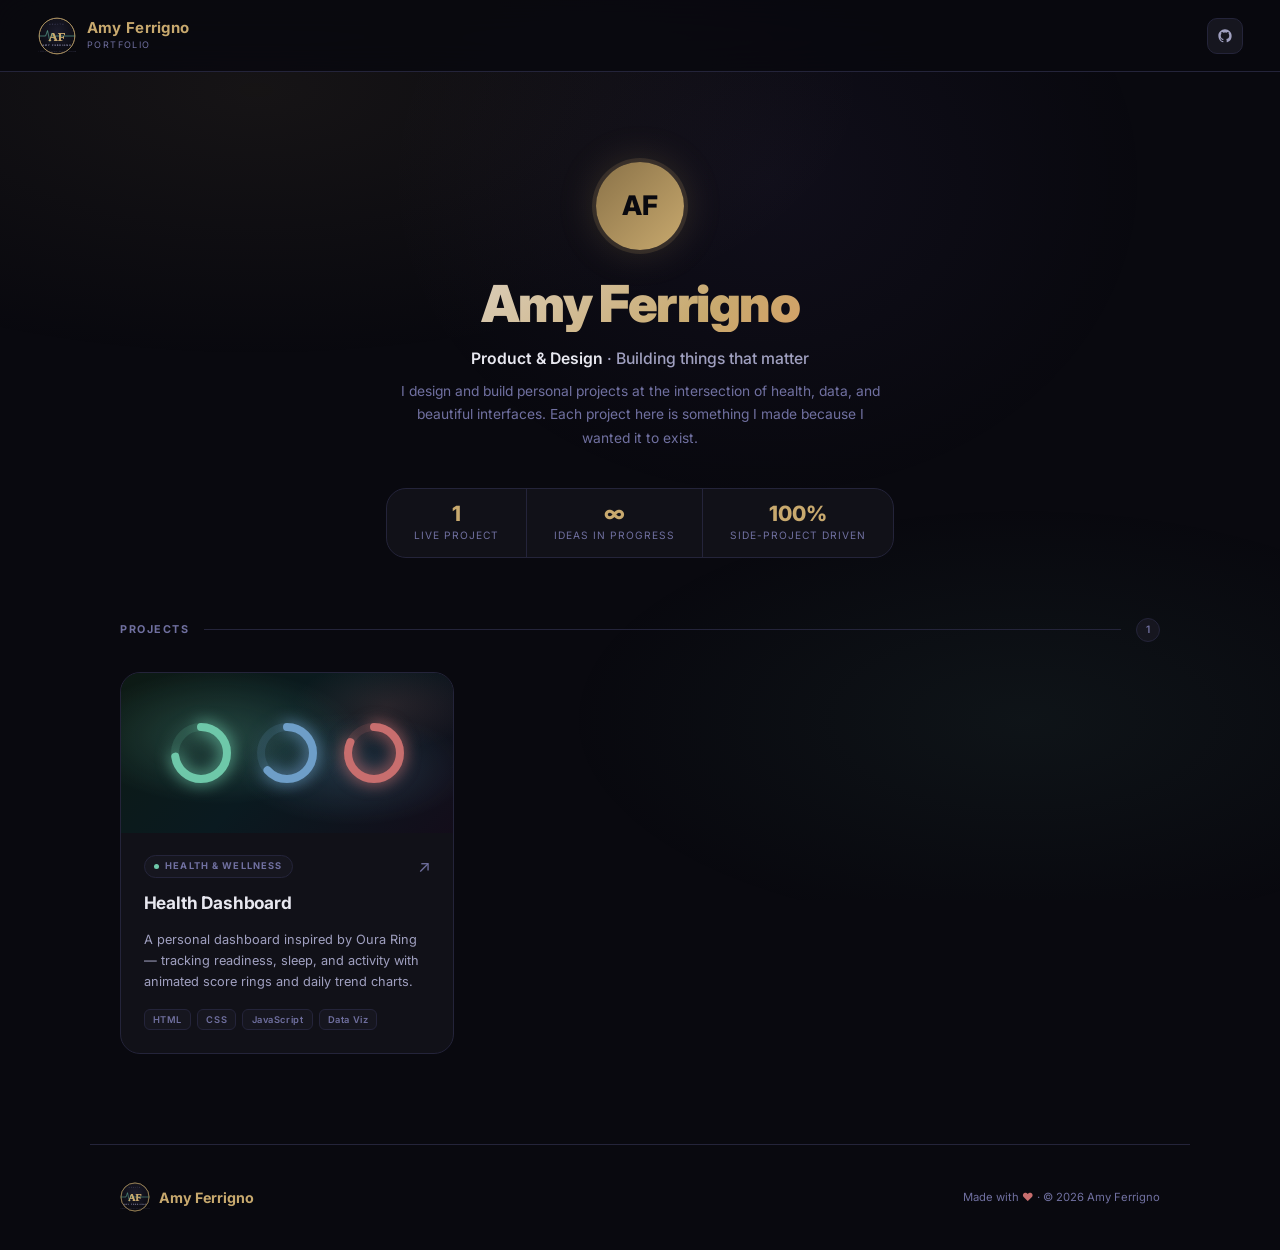
<file: index.html>
<!DOCTYPE html>
<html lang="en">
<head>
  <meta charset="UTF-8" />
  <meta name="viewport" content="width=device-width, initial-scale=1.0" />
  <title>Amy Ferrigno · Portfolio</title>
  <link rel="preconnect" href="https://fonts.googleapis.com" />
  <link rel="preconnect" href="https://fonts.gstatic.com" crossorigin />
  <link href="https://fonts.googleapis.com/css2?family=Inter:wght@400;500;600;700;800;900&display=swap" rel="stylesheet" />
  <style>
    *, *::before, *::after { box-sizing: border-box; margin: 0; padding: 0; }

    :root {
      --bg:        #09090f;
      --surface:   #111118;
      --surface2:  #16161f;
      --border:    #24243a;
      --gold:      #c8a96e;
      --gold-dim:  #8a7248;
      --gold-glow: rgba(200,169,110,0.15);
      --teal:      #6ec8a9;
      --teal-glow: rgba(110,200,169,0.12);
      --blue:      #6e9ec8;
      --coral:     #c86e6e;
      --purple:    #a07cf0;
      --orange:    #e8935a;
      --text:      #e8e8f0;
      --text-dim:  #7070a0;
      --text-mid:  #a0a0c0;
      --radius:    20px;
      --radius-sm: 10px;
    }

    html { font-size: 15px; scroll-behavior: smooth; }

    body {
      font-family: 'Inter', -apple-system, BlinkMacSystemFont, system-ui, sans-serif;
      background: var(--bg);
      color: var(--text);
      min-height: 100vh;
      line-height: 1.5;
      overflow-x: hidden;
    }

    /* ── Mesh background ── */
    body::before {
      content: '';
      position: fixed;
      inset: 0;
      background:
        radial-gradient(ellipse 80% 50% at 20% 10%, rgba(200,169,110,0.07) 0%, transparent 60%),
        radial-gradient(ellipse 60% 40% at 80% 80%, rgba(110,200,169,0.06) 0%, transparent 60%),
        radial-gradient(ellipse 50% 60% at 60% 20%, rgba(160,124,240,0.05) 0%, transparent 60%);
      pointer-events: none;
      z-index: 0;
    }

    /* ── Header ── */
    .header {
      display: flex;
      align-items: center;
      justify-content: space-between;
      padding: 1.1rem 2.5rem;
      border-bottom: 1px solid var(--border);
      background: rgba(9,9,15,0.85);
      position: sticky;
      top: 0;
      z-index: 100;
      backdrop-filter: blur(20px);
      -webkit-backdrop-filter: blur(20px);
    }

    .logo { display: flex; align-items: center; gap: 0.75rem; text-decoration: none; }
    .logo-img { display: block; flex-shrink: 0; }
    .logo-wordmark { display: flex; flex-direction: column; gap: 1px; }
    .logo-name {
      font-size: 1rem;
      font-weight: 700;
      letter-spacing: 0.02em;
      color: var(--gold);
      line-height: 1.2;
    }
    .logo-sub {
      font-size: 0.6rem;
      text-transform: uppercase;
      letter-spacing: 0.16em;
      color: var(--text-dim);
    }

    .nav-links {
      display: flex;
      align-items: center;
      gap: 0.5rem;
    }
    .nav-icon {
      display: flex;
      align-items: center;
      justify-content: center;
      width: 36px;
      height: 36px;
      border-radius: 10px;
      border: 1px solid var(--border);
      background: var(--surface2);
      color: var(--text-mid);
      text-decoration: none;
      font-size: 0.85rem;
      transition: color 0.2s, border-color 0.2s, background 0.2s;
    }
    .nav-icon:hover { color: var(--gold); border-color: var(--gold-dim); background: var(--gold-glow); }

    /* ── Hero ── */
    .hero {
      position: relative;
      z-index: 1;
      max-width: 780px;
      margin: 0 auto;
      padding: 6rem 2rem 4rem;
      text-align: center;
    }

    .availability {
      display: inline-flex;
      align-items: center;
      gap: 0.5rem;
      font-size: 0.72rem;
      font-weight: 600;
      letter-spacing: 0.1em;
      text-transform: uppercase;
      color: var(--teal);
      background: rgba(110,200,169,0.08);
      border: 1px solid rgba(110,200,169,0.2);
      border-radius: 50px;
      padding: 0.35rem 1rem;
      margin-bottom: 2rem;
    }
    .avail-dot {
      width: 6px;
      height: 6px;
      background: var(--teal);
      border-radius: 50%;
      animation: pulse 2s ease-in-out infinite;
    }
    @keyframes pulse {
      0%, 100% { opacity: 1; transform: scale(1); }
      50% { opacity: 0.5; transform: scale(0.8); }
    }

    .hero-avatar {
      width: 88px;
      height: 88px;
      border-radius: 50%;
      background: linear-gradient(135deg, var(--gold-dim), var(--gold));
      display: flex;
      align-items: center;
      justify-content: center;
      font-size: 1.8rem;
      font-weight: 800;
      color: var(--bg);
      margin: 0 auto 1.75rem;
      box-shadow: 0 0 0 4px rgba(200,169,110,0.15), 0 0 40px rgba(200,169,110,0.2);
    }

    .hero-name {
      font-size: clamp(2.2rem, 5vw, 3.4rem);
      font-weight: 900;
      letter-spacing: -0.03em;
      line-height: 1.1;
      background: linear-gradient(135deg, #e8e8f0 0%, var(--gold) 60%, #e8935a 100%);
      -webkit-background-clip: text;
      -webkit-text-fill-color: transparent;
      background-clip: text;
      margin-bottom: 1rem;
    }

    .hero-role {
      font-size: 1.05rem;
      font-weight: 500;
      color: var(--text-mid);
      margin-bottom: 0.6rem;
    }
    .hero-role strong { color: var(--text); font-weight: 600; }

    .hero-bio {
      font-size: 0.92rem;
      color: var(--text-dim);
      max-width: 480px;
      margin: 0 auto 2.5rem;
      line-height: 1.7;
    }

    .hero-stats {
      display: inline-flex;
      gap: 0;
      border: 1px solid var(--border);
      border-radius: var(--radius);
      overflow: hidden;
      background: var(--surface);
    }
    .stat {
      padding: 0.9rem 1.8rem;
      border-right: 1px solid var(--border);
      text-align: center;
    }
    .stat:last-child { border-right: none; }
    .stat-value {
      display: block;
      font-size: 1.4rem;
      font-weight: 800;
      color: var(--gold);
      line-height: 1.1;
    }
    .stat-label {
      display: block;
      font-size: 0.68rem;
      text-transform: uppercase;
      letter-spacing: 0.1em;
      color: var(--text-dim);
      margin-top: 0.2rem;
    }

    /* ── Section ── */
    .section {
      position: relative;
      z-index: 1;
      max-width: 1100px;
      margin: 0 auto;
      padding: 0 2rem 6rem;
    }

    .section-header {
      display: flex;
      align-items: center;
      gap: 1rem;
      margin-bottom: 2rem;
    }
    .section-title {
      font-size: 0.72rem;
      font-weight: 700;
      text-transform: uppercase;
      letter-spacing: 0.14em;
      color: var(--text-dim);
    }
    .section-line {
      flex: 1;
      height: 1px;
      background: var(--border);
    }
    .section-count {
      font-size: 0.68rem;
      font-weight: 600;
      color: var(--text-dim);
      background: var(--surface2);
      border: 1px solid var(--border);
      border-radius: 50px;
      padding: 0.2rem 0.6rem;
    }

    /* ── Cards grid ── */
    .grid {
      display: grid;
      grid-template-columns: repeat(auto-fill, minmax(320px, 1fr));
      gap: 1.25rem;
    }

    .card {
      position: relative;
      background: var(--surface);
      border: 1px solid var(--border);
      border-radius: var(--radius);
      padding: 0;
      text-decoration: none;
      color: inherit;
      display: flex;
      flex-direction: column;
      overflow: hidden;
      transition: border-color 0.25s, transform 0.25s, box-shadow 0.25s;
    }
    .card:hover {
      border-color: var(--gold-dim);
      transform: translateY(-4px);
      box-shadow: 0 16px 48px rgba(0,0,0,0.5), 0 0 0 1px rgba(200,169,110,0.1);
    }
    .card:hover .card-preview { opacity: 0.9; }
    .card:hover .card-arrow { transform: translate(2px, -2px); }

    .card-preview {
      height: 160px;
      position: relative;
      overflow: hidden;
      transition: opacity 0.25s;
    }

    .card-preview-health {
      background: linear-gradient(135deg, #0d1a14 0%, #0a1a20 50%, #130d1a 100%);
    }
    .card-preview-health::after {
      content: '';
      position: absolute;
      inset: 0;
      background:
        radial-gradient(ellipse 60% 60% at 30% 40%, rgba(110,200,169,0.25) 0%, transparent 70%),
        radial-gradient(ellipse 50% 50% at 70% 60%, rgba(110,158,200,0.2) 0%, transparent 70%),
        radial-gradient(ellipse 40% 40% at 80% 20%, rgba(200,110,110,0.15) 0%, transparent 70%);
    }

    .preview-rings {
      position: absolute;
      inset: 0;
      display: flex;
      align-items: center;
      justify-content: center;
      gap: 1.5rem;
      z-index: 1;
    }
    .mini-ring {
      width: 64px;
      height: 64px;
      filter: drop-shadow(0 0 8px currentColor);
    }
    .mini-ring circle { fill: none; stroke-width: 8; stroke-linecap: round; }
    .ring-bg-c { opacity: 0.15; }

    .card-body {
      padding: 1.5rem;
      display: flex;
      flex-direction: column;
      gap: 0.85rem;
      flex: 1;
    }

    .card-top {
      display: flex;
      align-items: center;
      justify-content: space-between;
    }

    .card-badge {
      display: inline-flex;
      align-items: center;
      gap: 0.4rem;
      font-size: 0.62rem;
      font-weight: 700;
      letter-spacing: 0.12em;
      text-transform: uppercase;
      color: var(--text-dim);
      background: var(--surface2);
      border: 1px solid var(--border);
      border-radius: 50px;
      padding: 0.22rem 0.65rem;
    }
    .badge-dot {
      width: 5px;
      height: 5px;
      border-radius: 50%;
      flex-shrink: 0;
    }

    .card-arrow {
      font-size: 1.1rem;
      color: var(--text-dim);
      transition: transform 0.2s, color 0.2s;
      line-height: 1;
    }
    .card:hover .card-arrow { color: var(--gold); }

    .card-title {
      font-size: 1.15rem;
      font-weight: 700;
      color: var(--text);
      letter-spacing: -0.01em;
    }

    .card-desc {
      font-size: 0.85rem;
      color: var(--text-mid);
      line-height: 1.65;
      flex: 1;
    }

    .card-tags {
      display: flex;
      flex-wrap: wrap;
      gap: 0.4rem;
      margin-top: 0.25rem;
    }
    .tag {
      font-size: 0.62rem;
      font-weight: 600;
      letter-spacing: 0.06em;
      padding: 0.2rem 0.55rem;
      border-radius: 6px;
      background: var(--surface2);
      border: 1px solid var(--border);
      color: var(--text-dim);
    }

    /* ── Footer ── */
    .footer {
      position: relative;
      z-index: 1;
      border-top: 1px solid var(--border);
      padding: 2.5rem 2rem;
      display: flex;
      align-items: center;
      justify-content: space-between;
      flex-wrap: wrap;
      gap: 1rem;
      max-width: 1100px;
      margin: 0 auto;
    }

    .footer-brand {
      display: flex;
      align-items: center;
      gap: 0.6rem;
    }
    .footer-name {
      font-size: 0.95rem;
      font-weight: 700;
      color: var(--gold);
    }
    .footer-copy {
      font-size: 0.75rem;
      color: var(--text-dim);
      line-height: 1.7;
      text-align: right;
    }
    .footer-heart { color: var(--coral); }

    /* ── Fade-in animation ── */
    @keyframes fadeUp {
      from { opacity: 0; transform: translateY(20px); }
      to   { opacity: 1; transform: translateY(0); }
    }
    .hero        { animation: fadeUp 0.6s ease both; }
    .section     { animation: fadeUp 0.6s ease 0.15s both; }

    /* ── Responsive ── */
    @media (max-width: 680px) {
      .header { padding: 1rem 1.25rem; }
      .hero { padding: 4rem 1.25rem 3rem; }
      .section { padding: 0 1.25rem 4rem; }
      .hero-stats { flex-direction: column; width: 100%; }
      .stat { border-right: none; border-bottom: 1px solid var(--border); }
      .stat:last-child { border-bottom: none; }
      .footer { flex-direction: column; align-items: flex-start; }
      .footer-copy { text-align: left; }
    }
  </style>
</head>
<body>

  <!-- HEADER -->
  <header class="header">
    <a class="logo" href="/">
      <img src="af-logo.svg" alt="Amy Ferrigno logo" class="logo-img" width="38" height="38" />
      <div class="logo-wordmark">
        <span class="logo-name">Amy Ferrigno</span>
        <span class="logo-sub">Portfolio</span>
      </div>
    </a>
    <nav class="nav-links">
      <a class="nav-icon" href="https://github.com/amyferrigno" target="_blank" rel="noopener" title="GitHub">
        <svg width="16" height="16" viewBox="0 0 24 24" fill="currentColor"><path d="M12 2C6.477 2 2 6.484 2 12.017c0 4.425 2.865 8.18 6.839 9.504.5.092.682-.217.682-.483 0-.237-.008-.868-.013-1.703-2.782.605-3.369-1.343-3.369-1.343-.454-1.158-1.11-1.466-1.11-1.466-.908-.62.069-.608.069-.608 1.003.07 1.531 1.032 1.531 1.032.892 1.53 2.341 1.088 2.91.832.092-.647.35-1.088.636-1.338-2.22-.253-4.555-1.113-4.555-4.951 0-1.093.39-1.988 1.029-2.688-.103-.253-.446-1.272.098-2.65 0 0 .84-.27 2.75 1.026A9.564 9.564 0 0112 6.844c.85.004 1.705.115 2.504.337 1.909-1.296 2.747-1.027 2.747-1.027.546 1.379.202 2.398.1 2.651.64.7 1.028 1.595 1.028 2.688 0 3.848-2.339 4.695-4.566 4.943.359.309.678.92.678 1.855 0 1.338-.012 2.419-.012 2.747 0 .268.18.58.688.482A10.019 10.019 0 0022 12.017C22 6.484 17.522 2 12 2z"/></svg>
      </a>
    </nav>
  </header>

  <!-- HERO -->
  <section class="hero">
    <div class="hero-avatar">AF</div>

    <h1 class="hero-name">Amy Ferrigno</h1>
    <p class="hero-role"><strong>Product &amp; Design</strong> · Building things that matter</p>
    <p class="hero-bio">
      I design and build personal projects at the intersection of health, data, and beautiful interfaces.
      Each project here is something I made because I wanted it to exist.
    </p>

    <div class="hero-stats">
      <div class="stat">
        <span class="stat-value">1</span>
        <span class="stat-label">Live project</span>
      </div>
      <div class="stat">
        <span class="stat-value">∞</span>
        <span class="stat-label">Ideas in progress</span>
      </div>
      <div class="stat">
        <span class="stat-value">100%</span>
        <span class="stat-label">Side-project driven</span>
      </div>
    </div>
  </section>

  <!-- PROJECTS -->
  <section class="section">
    <div class="section-header">
      <span class="section-title">Projects</span>
      <div class="section-line"></div>
      <span class="section-count">1</span>
    </div>

    <div class="grid">

      <a class="card" href="/oura-ring/">
        <div class="card-preview card-preview-health">
          <div class="preview-rings">
            <!-- Readiness ring -->
            <svg class="mini-ring" viewBox="0 0 64 64" style="color:#6ec8a9">
              <circle class="ring-bg-c" cx="32" cy="32" r="26" stroke="#6ec8a9"/>
              <circle cx="32" cy="32" r="26" stroke="#6ec8a9" stroke-dasharray="163" stroke-dashoffset="45" stroke-dasharray="163" transform="rotate(-90 32 32)"/>
            </svg>
            <!-- Sleep ring -->
            <svg class="mini-ring" viewBox="0 0 64 64" style="color:#6e9ec8">
              <circle class="ring-bg-c" cx="32" cy="32" r="26" stroke="#6e9ec8"/>
              <circle cx="32" cy="32" r="26" stroke="#6e9ec8" stroke-dasharray="163" stroke-dashoffset="60" transform="rotate(-90 32 32)"/>
            </svg>
            <!-- Activity ring -->
            <svg class="mini-ring" viewBox="0 0 64 64" style="color:#c86e6e">
              <circle class="ring-bg-c" cx="32" cy="32" r="26" stroke="#c86e6e"/>
              <circle cx="32" cy="32" r="26" stroke="#c86e6e" stroke-dasharray="163" stroke-dashoffset="30" transform="rotate(-90 32 32)"/>
            </svg>
          </div>
        </div>

        <div class="card-body">
          <div class="card-top">
            <span class="card-badge">
              <span class="badge-dot" style="background:var(--teal)"></span>
              Health &amp; Wellness
            </span>
            <span class="card-arrow">↗</span>
          </div>
          <div class="card-title">Health Dashboard</div>
          <p class="card-desc">
            A personal dashboard inspired by Oura Ring — tracking readiness, sleep, and activity with animated score rings and daily trend charts.
          </p>
          <div class="card-tags">
            <span class="tag">HTML</span>
            <span class="tag">CSS</span>
            <span class="tag">JavaScript</span>
            <span class="tag">Data Viz</span>
          </div>
        </div>
      </a>

      <!-- Future cards go here -->

    </div>
  </section>

  <!-- FOOTER -->
  <footer class="footer">
    <div class="footer-brand">
      <img src="af-logo.svg" alt="Amy Ferrigno" width="30" height="30" />
      <span class="footer-name">Amy Ferrigno</span>
    </div>
    <p class="footer-copy">
      Made with <span class="footer-heart">&#10084;</span> · &copy; 2026 Amy Ferrigno
    </p>
  </footer>

</body>
</html>
</file>
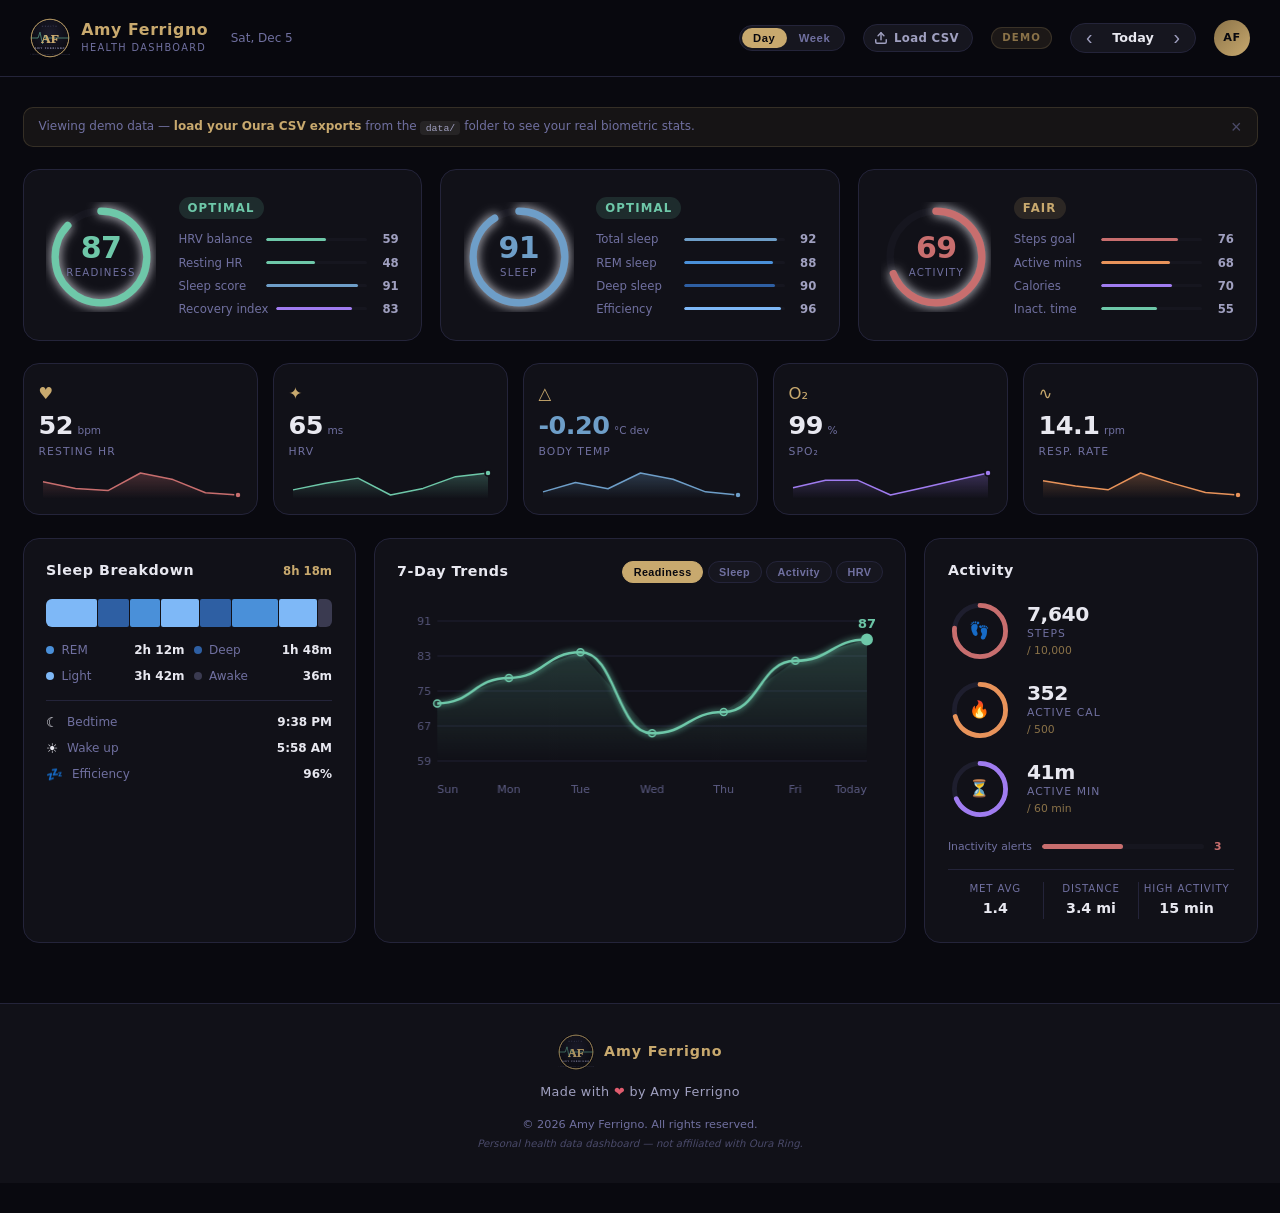
<file: oura-ring/index.html>
<!DOCTYPE html>
<html lang="en">
<head>
  <meta charset="UTF-8" />
  <meta name="viewport" content="width=device-width, initial-scale=1.0" />
  <title>Amy Ferrigno · Health Dashboard</title>
  <link rel="stylesheet" href="styles.css" />
</head>
<body>
  <!-- HEADER -->
  <header class="header">
    <div class="header-left">
      <div class="logo">
        <img src="af-logo.svg" alt="Amy Ferrigno logo" class="logo-img" width="40" height="40" />
        <div class="logo-wordmark">
          <span class="logo-name">Amy Ferrigno</span>
          <span class="logo-sub">Health Dashboard</span>
        </div>
      </div>
      <div class="header-date">
        <span id="current-date" class="date-sub"></span>
      </div>
    </div>
    <div class="header-right">
      <div class="view-toggle">
        <button class="toggle-btn active" id="btn-day">Day</button>
        <button class="toggle-btn" id="btn-week">Week</button>
      </div>
      <label class="import-btn" for="csv-input" title="Load CSV files from your data/ folder">
        <svg width="14" height="14" viewBox="0 0 24 24" fill="none" stroke="currentColor" stroke-width="2.5" stroke-linecap="round" stroke-linejoin="round" aria-hidden="true">
          <path d="M21 15v4a2 2 0 0 1-2 2H5a2 2 0 0 1-2-2v-4"/>
          <polyline points="17 8 12 3 7 8"/>
          <line x1="12" y1="3" x2="12" y2="15"/>
        </svg>
        Load CSV
        <input type="file" id="csv-input" multiple accept=".csv" hidden>
      </label>
      <span class="data-badge" id="data-badge">Demo</span>
      <div class="week-nav">
        <button class="nav-btn" id="prev-day" aria-label="Previous day">&#8249;</button>
        <span id="day-label" class="day-label">Today</span>
        <button class="nav-btn" id="next-day" aria-label="Next day">&#8250;</button>
      </div>
      <div class="avatar">AF</div>
    </div>
  </header>

  <main class="main">

    <!-- DEMO BANNER -->
    <div class="demo-banner" id="demo-banner">
      <span class="demo-banner-text">
        Viewing demo data &mdash;
        <label for="csv-input" class="demo-link">load your Oura CSV exports</label>
        from the <code>data/</code> folder to see your real biometric stats.
      </span>
      <button class="demo-close" id="demo-close" aria-label="Dismiss">&#215;</button>
    </div>

    <!-- SCORE RINGS -->
    <section class="scores-section">
      <div class="score-card" id="card-readiness">
        <div class="ring-wrap">
          <svg class="ring-svg" viewBox="0 0 120 120">
            <circle class="ring-bg" cx="60" cy="60" r="50"/>
            <circle class="ring-progress" id="ring-readiness" cx="60" cy="60" r="50"
              stroke="#6ec8a9" stroke-dasharray="314" stroke-dashoffset="314"/>
          </svg>
          <div class="ring-inner">
            <span class="score-value" id="val-readiness">--</span>
            <span class="score-label">Readiness</span>
          </div>
        </div>
        <div class="score-meta">
          <span class="score-status" id="status-readiness"></span>
          <div class="score-contributors" id="contrib-readiness"></div>
        </div>
      </div>

      <div class="score-card" id="card-sleep">
        <div class="ring-wrap">
          <svg class="ring-svg" viewBox="0 0 120 120">
            <circle class="ring-bg" cx="60" cy="60" r="50"/>
            <circle class="ring-progress" id="ring-sleep" cx="60" cy="60" r="50"
              stroke="#6e9ec8" stroke-dasharray="314" stroke-dashoffset="314"/>
          </svg>
          <div class="ring-inner">
            <span class="score-value" id="val-sleep">--</span>
            <span class="score-label">Sleep</span>
          </div>
        </div>
        <div class="score-meta">
          <span class="score-status" id="status-sleep"></span>
          <div class="score-contributors" id="contrib-sleep"></div>
        </div>
      </div>

      <div class="score-card" id="card-activity">
        <div class="ring-wrap">
          <svg class="ring-svg" viewBox="0 0 120 120">
            <circle class="ring-bg" cx="60" cy="60" r="50"/>
            <circle class="ring-progress" id="ring-activity" cx="60" cy="60" r="50"
              stroke="#c86e6e" stroke-dasharray="314" stroke-dashoffset="314"/>
          </svg>
          <div class="ring-inner">
            <span class="score-value" id="val-activity">--</span>
            <span class="score-label">Activity</span>
          </div>
        </div>
        <div class="score-meta">
          <span class="score-status" id="status-activity"></span>
          <div class="score-contributors" id="contrib-activity"></div>
        </div>
      </div>
    </section>

    <!-- VITALS STRIP -->
    <section class="vitals-section">
      <div class="vital-card">
        <div class="vital-icon">&#9829;</div>
        <div class="vital-info">
          <span class="vital-value" id="vital-hr">--</span>
          <span class="vital-unit">bpm</span>
        </div>
        <span class="vital-label">Resting HR</span>
        <div class="vital-trend" id="trend-hr"></div>
      </div>
      <div class="vital-card">
        <div class="vital-icon hrv-icon">&#10022;</div>
        <div class="vital-info">
          <span class="vital-value" id="vital-hrv">--</span>
          <span class="vital-unit">ms</span>
        </div>
        <span class="vital-label">HRV</span>
        <div class="vital-trend" id="trend-hrv"></div>
      </div>
      <div class="vital-card">
        <div class="vital-icon">&#9651;</div>
        <div class="vital-info">
          <span class="vital-value" id="vital-temp">--</span>
          <span class="vital-unit">°C dev</span>
        </div>
        <span class="vital-label">Body Temp</span>
        <div class="vital-trend" id="trend-temp"></div>
      </div>
      <div class="vital-card">
        <div class="vital-icon spo2-icon">O&#8322;</div>
        <div class="vital-info">
          <span class="vital-value" id="vital-spo2">--</span>
          <span class="vital-unit">%</span>
        </div>
        <span class="vital-label">SpO₂</span>
        <div class="vital-trend" id="trend-spo2"></div>
      </div>
      <div class="vital-card">
        <div class="vital-icon">&#8767;</div>
        <div class="vital-info">
          <span class="vital-value" id="vital-resp">--</span>
          <span class="vital-unit">rpm</span>
        </div>
        <span class="vital-label">Resp. Rate</span>
        <div class="vital-trend" id="trend-resp"></div>
      </div>
    </section>

    <!-- BOTTOM GRID -->
    <section class="bottom-grid">

      <!-- SLEEP BREAKDOWN -->
      <div class="panel sleep-panel">
        <div class="panel-header">
          <h2 class="panel-title">Sleep Breakdown</h2>
          <span class="panel-sub" id="sleep-duration-label"></span>
        </div>
        <div class="sleep-timeline" id="sleep-timeline"></div>
        <div class="sleep-stages">
          <div class="stage-item">
            <span class="stage-dot" style="background:#4a90d9"></span>
            <span class="stage-name">REM</span>
            <span class="stage-val" id="stage-rem">--</span>
          </div>
          <div class="stage-item">
            <span class="stage-dot" style="background:#2e5fa3"></span>
            <span class="stage-name">Deep</span>
            <span class="stage-val" id="stage-deep">--</span>
          </div>
          <div class="stage-item">
            <span class="stage-dot" style="background:#7eb8f7"></span>
            <span class="stage-name">Light</span>
            <span class="stage-val" id="stage-light">--</span>
          </div>
          <div class="stage-item">
            <span class="stage-dot" style="background:#3a3a50"></span>
            <span class="stage-name">Awake</span>
            <span class="stage-val" id="stage-awake">--</span>
          </div>
        </div>
        <div class="sleep-times">
          <div class="sleep-time-item">
            <span class="sleep-time-icon">&#9790;</span>
            <span class="sleep-time-label">Bedtime</span>
            <span class="sleep-time-val" id="sleep-bedtime">--</span>
          </div>
          <div class="sleep-time-item">
            <span class="sleep-time-icon">&#9728;</span>
            <span class="sleep-time-label">Wake up</span>
            <span class="sleep-time-val" id="sleep-wakeup">--</span>
          </div>
          <div class="sleep-time-item">
            <span class="sleep-time-icon">&#128164;</span>
            <span class="sleep-time-label">Efficiency</span>
            <span class="sleep-time-val" id="sleep-efficiency">--</span>
          </div>
        </div>
      </div>

      <!-- WEEKLY TRENDS CHART -->
      <div class="panel trends-panel">
        <div class="panel-header">
          <h2 class="panel-title">7-Day Trends</h2>
          <div class="trend-tabs">
            <button class="trend-tab active" data-metric="readiness">Readiness</button>
            <button class="trend-tab" data-metric="sleep">Sleep</button>
            <button class="trend-tab" data-metric="activity">Activity</button>
            <button class="trend-tab" data-metric="hrv">HRV</button>
          </div>
        </div>
        <canvas id="trend-chart" class="trend-canvas"></canvas>
      </div>

      <!-- ACTIVITY METRICS -->
      <div class="panel activity-panel">
        <div class="panel-header">
          <h2 class="panel-title">Activity</h2>
          <span class="panel-sub" id="activity-goal-label"></span>
        </div>
        <div class="activity-metrics">
          <div class="activity-metric">
            <div class="activity-progress-ring">
              <svg viewBox="0 0 80 80">
                <circle cx="40" cy="40" r="32" fill="none" stroke="#1e1e2e" stroke-width="6"/>
                <circle cx="40" cy="40" r="32" fill="none" stroke="#c86e6e" stroke-width="6"
                  stroke-dasharray="201" id="steps-ring"
                  stroke-dashoffset="201" stroke-linecap="round"
                  transform="rotate(-90 40 40)"/>
              </svg>
              <div class="activity-ring-inner">
                <span class="activity-icon">&#128099;</span>
              </div>
            </div>
            <div class="activity-text">
              <span class="activity-value" id="val-steps">--</span>
              <span class="activity-label">Steps</span>
              <span class="activity-goal" id="goal-steps">/ 10,000</span>
            </div>
          </div>

          <div class="activity-metric">
            <div class="activity-progress-ring">
              <svg viewBox="0 0 80 80">
                <circle cx="40" cy="40" r="32" fill="none" stroke="#1e1e2e" stroke-width="6"/>
                <circle cx="40" cy="40" r="32" fill="none" stroke="#e8935a" stroke-width="6"
                  stroke-dasharray="201" id="cal-ring"
                  stroke-dashoffset="201" stroke-linecap="round"
                  transform="rotate(-90 40 40)"/>
              </svg>
              <div class="activity-ring-inner">
                <span class="activity-icon">&#128293;</span>
              </div>
            </div>
            <div class="activity-text">
              <span class="activity-value" id="val-calories">--</span>
              <span class="activity-label">Active Cal</span>
              <span class="activity-goal" id="goal-calories">/ 500</span>
            </div>
          </div>

          <div class="activity-metric">
            <div class="activity-progress-ring">
              <svg viewBox="0 0 80 80">
                <circle cx="40" cy="40" r="32" fill="none" stroke="#1e1e2e" stroke-width="6"/>
                <circle cx="40" cy="40" r="32" fill="none" stroke="#a07cf0" stroke-width="6"
                  stroke-dasharray="201" id="active-ring"
                  stroke-dashoffset="201" stroke-linecap="round"
                  transform="rotate(-90 40 40)"/>
              </svg>
              <div class="activity-ring-inner">
                <span class="activity-icon">&#9203;</span>
              </div>
            </div>
            <div class="activity-text">
              <span class="activity-value" id="val-active-min">--</span>
              <span class="activity-label">Active Min</span>
              <span class="activity-goal" id="goal-active-min">/ 60 min</span>
            </div>
          </div>
        </div>

        <div class="inactivity-bar-wrap">
          <span class="inactivity-label">Inactivity alerts</span>
          <div class="inactivity-bar">
            <div class="inactivity-fill" id="inactivity-fill"></div>
          </div>
          <span class="inactivity-val" id="inactivity-val">--</span>
        </div>

        <div class="met-row">
          <div class="met-item">
            <span class="met-label">MET avg</span>
            <span class="met-value" id="val-met">--</span>
          </div>
          <div class="met-item">
            <span class="met-label">Distance</span>
            <span class="met-value" id="val-distance">--</span>
          </div>
          <div class="met-item">
            <span class="met-label">High activity</span>
            <span class="met-value" id="val-high">--</span>
          </div>
        </div>
      </div>

    </section>
  </main>

  <footer class="footer">
    <div class="footer-inner">
      <div class="footer-brand">
        <img src="af-logo.svg" alt="Amy Ferrigno" class="footer-logo" width="36" height="36" />
        <span class="footer-name">Amy Ferrigno</span>
      </div>
      <p class="footer-love">
        Made with <span class="footer-heart" aria-label="love">&#10084;</span> by Amy Ferrigno
      </p>
      <p class="footer-copy">
        &copy; 2026 Amy Ferrigno. All rights reserved.<br/>
        <span class="footer-note">Personal health data dashboard &mdash; not affiliated with Oura Ring.</span>
      </p>
    </div>
  </footer>

  <!-- DROP OVERLAY -->
  <div class="drop-overlay" id="drop-overlay" aria-hidden="true">
    <div class="drop-card">
      <svg width="52" height="52" viewBox="0 0 24 24" fill="none" stroke="#c8a96e" stroke-width="1.5" stroke-linecap="round" stroke-linejoin="round" aria-hidden="true">
        <path d="M21 15v4a2 2 0 0 1-2 2H5a2 2 0 0 1-2-2v-4"/>
        <polyline points="17 8 12 3 7 8"/>
        <line x1="12" y1="3" x2="12" y2="15"/>
      </svg>
      <h2>Drop your Oura CSV files</h2>
      <p class="drop-hint">readiness.csv &nbsp;&middot;&nbsp; sleep.csv &nbsp;&middot;&nbsp; activity.csv</p>
      <p class="drop-secure">&#128274;&nbsp; Files stay on your device &mdash; nothing is uploaded</p>
    </div>
  </div>

  <script src="app.js"></script>
</body>
</html>
</file>
<file: oura-ring/styles.css>
/* ── Reset & base ───────────────────────────────────────── */
*, *::before, *::after { box-sizing: border-box; margin: 0; padding: 0; }

:root {
  --bg:        #09090f;
  --surface:   #111118;
  --surface2:  #16161f;
  --border:    #24243a;
  --gold:      #c8a96e;
  --gold-dim:  #8a7248;
  --teal:      #6ec8a9;
  --blue:      #6e9ec8;
  --coral:     #c86e6e;
  --purple:    #a07cf0;
  --orange:    #e8935a;
  --text:      #e8e8f0;
  --text-dim:  #7070a0;
  --text-mid:  #a0a0c0;
  --radius:    16px;
  --radius-sm: 10px;
}

html { font-size: 15px; }

body {
  font-family: -apple-system, BlinkMacSystemFont, 'Segoe UI', system-ui, sans-serif;
  background: var(--bg);
  color: var(--text);
  min-height: 100vh;
  line-height: 1.4;
  padding-bottom: 2rem;
}

/* ── Header ─────────────────────────────────────────────── */
.header {
  display: flex;
  align-items: center;
  justify-content: space-between;
  padding: 1.2rem 2rem;
  border-bottom: 1px solid var(--border);
  background: rgba(9,9,15,0.95);
  position: sticky;
  top: 0;
  z-index: 100;
  backdrop-filter: blur(12px);
}

.header-left { display: flex; align-items: center; gap: 1.5rem; }
.header-right { display: flex; align-items: center; gap: 1.2rem; }

.logo { display: flex; align-items: center; gap: 0.75rem; }
.logo-img { display: block; flex-shrink: 0; }
.logo-wordmark { display: flex; flex-direction: column; gap: 1px; }
.logo-name {
  font-size: 1.05rem;
  font-weight: 700;
  letter-spacing: 0.04em;
  color: var(--gold);
  line-height: 1.2;
}
.logo-sub {
  font-size: 0.65rem;
  text-transform: uppercase;
  letter-spacing: 0.14em;
  color: var(--text-dim);
}

.header-date { display: flex; flex-direction: column; }
#greeting { font-weight: 600; font-size: 1rem; color: var(--text); }
.date-sub { font-size: 0.8rem; color: var(--text-dim); margin-top: 1px; }

.week-nav {
  display: flex;
  align-items: center;
  gap: 0.5rem;
  background: var(--surface2);
  border: 1px solid var(--border);
  border-radius: 50px;
  padding: 0.3rem 0.8rem;
}

.nav-btn {
  background: none;
  border: none;
  color: var(--text-mid);
  font-size: 1.3rem;
  cursor: pointer;
  padding: 0 0.2rem;
  line-height: 1;
  transition: color 0.2s;
}
.nav-btn:hover { color: var(--gold); }

.day-label {
  font-size: 0.85rem;
  font-weight: 600;
  color: var(--text);
  min-width: 60px;
  text-align: center;
}

.avatar {
  width: 36px; height: 36px;
  background: linear-gradient(135deg, var(--gold-dim), var(--gold));
  border-radius: 50%;
  display: flex; align-items: center; justify-content: center;
  font-weight: 700;
  font-size: 0.75rem;
  color: var(--bg);
  letter-spacing: 0.04em;
}

/* ── Main layout ────────────────────────────────────────── */
.main {
  max-width: 1340px;
  margin: 0 auto;
  padding: 2rem 1.5rem 1rem;
  display: flex;
  flex-direction: column;
  gap: 1.5rem;
}

/* ── Score rings ─────────────────────────────────────────── */
.scores-section {
  display: grid;
  grid-template-columns: repeat(3, 1fr);
  gap: 1.2rem;
}

.score-card {
  background: var(--surface);
  border: 1px solid var(--border);
  border-radius: var(--radius);
  padding: 1.8rem 1.5rem 1.5rem;
  display: flex;
  align-items: center;
  gap: 1.5rem;
  transition: border-color 0.3s, box-shadow 0.3s;
  cursor: default;
}

.score-card:hover {
  border-color: var(--gold-dim);
  box-shadow: 0 0 30px rgba(200,169,110,0.06);
}

.ring-wrap {
  position: relative;
  flex-shrink: 0;
  width: 110px; height: 110px;
}

.ring-svg {
  width: 100%; height: 100%;
  transform: rotate(-90deg);
}

.ring-bg {
  fill: none;
  stroke: var(--surface2);
  stroke-width: 8;
}

.ring-progress {
  fill: none;
  stroke-width: 8;
  stroke-linecap: round;
  transition: stroke-dashoffset 1.2s cubic-bezier(0.4,0,0.2,1);
  filter: drop-shadow(0 0 6px currentColor);
}

.ring-inner {
  position: absolute;
  inset: 0;
  display: flex;
  flex-direction: column;
  align-items: center;
  justify-content: center;
}

.score-value {
  font-size: 2rem;
  font-weight: 800;
  line-height: 1;
  letter-spacing: -0.02em;
}

.score-label {
  font-size: 0.68rem;
  text-transform: uppercase;
  letter-spacing: 0.12em;
  color: var(--text-dim);
  margin-top: 3px;
}

.score-meta { flex: 1; min-width: 0; }

.score-status {
  display: inline-block;
  font-size: 0.78rem;
  font-weight: 700;
  text-transform: uppercase;
  letter-spacing: 0.1em;
  padding: 0.2rem 0.6rem;
  border-radius: 50px;
  margin-bottom: 0.8rem;
}

.score-contributors {
  display: flex;
  flex-direction: column;
  gap: 0.45rem;
}

.contrib-item {
  display: flex;
  align-items: center;
  gap: 0.5rem;
  font-size: 0.78rem;
  color: var(--text-dim);
}

.contrib-bar-wrap {
  flex: 1;
  height: 3px;
  background: var(--surface2);
  border-radius: 2px;
  overflow: hidden;
}

.contrib-bar {
  height: 100%;
  border-radius: 2px;
  transition: width 1s ease;
}

.contrib-name { min-width: 80px; }
.contrib-val { font-weight: 600; color: var(--text-mid); min-width: 24px; text-align: right; }

/* ── Vitals strip ───────────────────────────────────────── */
.vitals-section {
  display: grid;
  grid-template-columns: repeat(5, 1fr);
  gap: 1rem;
}

.vital-card {
  background: var(--surface);
  border: 1px solid var(--border);
  border-radius: var(--radius);
  padding: 1.2rem 1rem 1rem;
  display: flex;
  flex-direction: column;
  gap: 0.15rem;
  position: relative;
  overflow: hidden;
  transition: border-color 0.3s;
}

.vital-card:hover { border-color: var(--gold-dim); }

.vital-icon {
  font-size: 1.1rem;
  margin-bottom: 0.4rem;
  color: var(--gold);
}

.vital-info { display: flex; align-items: baseline; gap: 0.3rem; }

.vital-value {
  font-size: 1.7rem;
  font-weight: 800;
  letter-spacing: -0.02em;
  line-height: 1;
}

.vital-unit {
  font-size: 0.7rem;
  color: var(--text-dim);
  font-weight: 500;
}

.vital-label {
  font-size: 0.72rem;
  text-transform: uppercase;
  letter-spacing: 0.1em;
  color: var(--text-dim);
  margin-top: 0.2rem;
}

.vital-trend {
  height: 30px;
  margin-top: 0.5rem;
}

/* ── Bottom grid ────────────────────────────────────────── */
.bottom-grid {
  display: grid;
  grid-template-columns: 1fr 1.6fr 1fr;
  gap: 1.2rem;
}

.panel {
  background: var(--surface);
  border: 1px solid var(--border);
  border-radius: var(--radius);
  padding: 1.5rem;
}

.panel-header {
  display: flex;
  align-items: center;
  justify-content: space-between;
  margin-bottom: 1.2rem;
  flex-wrap: wrap;
  gap: 0.5rem;
}

.panel-title {
  font-size: 0.95rem;
  font-weight: 700;
  letter-spacing: 0.04em;
  color: var(--text);
}

.panel-sub {
  font-size: 0.78rem;
  color: var(--gold);
  font-weight: 600;
}

/* ── Sleep panel ─────────────────────────────────────────── */
.sleep-timeline {
  display: flex;
  height: 28px;
  border-radius: 6px;
  overflow: hidden;
  margin-bottom: 1rem;
  gap: 1px;
}

.sleep-seg {
  height: 100%;
  border-radius: 2px;
  transition: opacity 0.2s;
}
.sleep-seg:hover { opacity: 0.8; }

.sleep-stages {
  display: grid;
  grid-template-columns: repeat(2, 1fr);
  gap: 0.6rem;
  margin-bottom: 1rem;
}

.stage-item {
  display: flex;
  align-items: center;
  gap: 0.5rem;
  font-size: 0.8rem;
}

.stage-dot {
  width: 8px; height: 8px;
  border-radius: 50%;
  flex-shrink: 0;
}

.stage-name { color: var(--text-dim); flex: 1; }

.stage-val {
  font-weight: 700;
  color: var(--text);
}

.sleep-times {
  display: flex;
  flex-direction: column;
  gap: 0.5rem;
  padding-top: 0.8rem;
  border-top: 1px solid var(--border);
}

.sleep-time-item {
  display: flex;
  align-items: center;
  gap: 0.6rem;
  font-size: 0.8rem;
}

.sleep-time-icon { font-size: 0.9rem; }
.sleep-time-label { color: var(--text-dim); flex: 1; }
.sleep-time-val { font-weight: 700; }

/* ── Trends panel ────────────────────────────────────────── */
.trend-tabs {
  display: flex;
  gap: 0.3rem;
}

.trend-tab {
  background: var(--surface2);
  border: 1px solid var(--border);
  border-radius: 50px;
  padding: 0.25rem 0.7rem;
  font-size: 0.72rem;
  font-weight: 600;
  color: var(--text-dim);
  cursor: pointer;
  transition: all 0.2s;
  letter-spacing: 0.04em;
}

.trend-tab:hover { color: var(--text); border-color: var(--gold-dim); }

.trend-tab.active {
  background: var(--gold);
  color: var(--bg);
  border-color: var(--gold);
}

.trend-canvas {
  width: 100% !important;
  height: 200px !important;
  display: block;
}

/* ── Activity panel ──────────────────────────────────────── */
.activity-metrics {
  display: flex;
  flex-direction: column;
  gap: 1rem;
  margin-bottom: 1.2rem;
}

.activity-metric {
  display: flex;
  align-items: center;
  gap: 1rem;
}

.activity-progress-ring {
  position: relative;
  width: 64px; height: 64px;
  flex-shrink: 0;
}

.activity-progress-ring svg {
  width: 100%; height: 100%;
}

.activity-ring-inner {
  position: absolute;
  inset: 0;
  display: flex;
  align-items: center;
  justify-content: center;
  font-size: 1.1rem;
}

.activity-text {
  display: flex;
  flex-direction: column;
  gap: 0.1rem;
}

.activity-value {
  font-size: 1.35rem;
  font-weight: 800;
  letter-spacing: -0.02em;
  line-height: 1;
}

.activity-label {
  font-size: 0.72rem;
  text-transform: uppercase;
  letter-spacing: 0.1em;
  color: var(--text-dim);
}

.activity-goal {
  font-size: 0.72rem;
  color: var(--gold-dim);
}

.inactivity-bar-wrap {
  display: flex;
  align-items: center;
  gap: 0.7rem;
  margin-bottom: 1rem;
}

.inactivity-label {
  font-size: 0.72rem;
  color: var(--text-dim);
  white-space: nowrap;
}

.inactivity-bar {
  flex: 1;
  height: 5px;
  background: var(--surface2);
  border-radius: 3px;
  overflow: hidden;
}

.inactivity-fill {
  height: 100%;
  background: var(--coral);
  border-radius: 3px;
  transition: width 1s ease;
}

.inactivity-val {
  font-size: 0.72rem;
  font-weight: 600;
  color: var(--coral);
  min-width: 20px;
}

.met-row {
  display: flex;
  gap: 0;
  border-top: 1px solid var(--border);
  padding-top: 0.8rem;
}

.met-item {
  flex: 1;
  display: flex;
  flex-direction: column;
  gap: 0.2rem;
  text-align: center;
}

.met-item + .met-item {
  border-left: 1px solid var(--border);
}

.met-label {
  font-size: 0.68rem;
  text-transform: uppercase;
  letter-spacing: 0.08em;
  color: var(--text-dim);
}

.met-value {
  font-size: 0.95rem;
  font-weight: 700;
}

/* ── Score status badge colors ──────────────────────────── */
.status-optimal    { background: rgba(110,200,169,0.15); color: #6ec8a9; }
.status-good       { background: rgba(110,158,200,0.15); color: #6e9ec8; }
.status-fair       { background: rgba(200,169,110,0.15); color: var(--gold); }
.status-poor       { background: rgba(200,110,110,0.15); color: var(--coral); }

/* ── Sparkline mini canvas ──────────────────────────────── */
.sparkline { display: block; }

/* ── Animations ──────────────────────────────────────────── */
@keyframes fadeUp {
  from { opacity: 0; transform: translateY(12px); }
  to   { opacity: 1; transform: translateY(0); }
}

.score-card, .vital-card, .panel {
  animation: fadeUp 0.5s ease both;
}

.score-card:nth-child(1) { animation-delay: 0.05s; }
.score-card:nth-child(2) { animation-delay: 0.1s; }
.score-card:nth-child(3) { animation-delay: 0.15s; }
.vital-card:nth-child(1) { animation-delay: 0.18s; }
.vital-card:nth-child(2) { animation-delay: 0.21s; }
.vital-card:nth-child(3) { animation-delay: 0.24s; }
.vital-card:nth-child(4) { animation-delay: 0.27s; }
.vital-card:nth-child(5) { animation-delay: 0.30s; }

/* ── Responsive ──────────────────────────────────────────── */
@media (max-width: 1100px) {
  .bottom-grid {
    grid-template-columns: 1fr 1fr;
  }
  .activity-panel {
    grid-column: span 2;
  }
  .activity-metrics { flex-direction: row; justify-content: space-around; }
}

@media (max-width: 800px) {
  .scores-section { grid-template-columns: 1fr; }
  .score-card { flex-direction: column; text-align: center; }
  .score-contributors { align-items: center; }
  .vitals-section { grid-template-columns: repeat(3, 1fr); }
  .bottom-grid { grid-template-columns: 1fr; }
  .activity-panel { grid-column: span 1; }
  .activity-metrics { flex-direction: column; }
  .header { padding: 1rem; }
  .main { padding: 1rem; }
}

@media (max-width: 500px) {
  .vitals-section { grid-template-columns: repeat(2, 1fr); }
  .trend-tabs { flex-wrap: wrap; }
}

/* ── Day / Week toggle ───────────────────────────────────── */
.view-toggle {
  display: flex;
  background: var(--surface2);
  border: 1px solid var(--border);
  border-radius: 50px;
  padding: 2px;
  gap: 1px;
}
.toggle-btn {
  background: none;
  border: none;
  color: var(--text-dim);
  font-size: 0.75rem;
  font-weight: 600;
  letter-spacing: 0.05em;
  padding: 0.28rem 0.75rem;
  border-radius: 50px;
  cursor: pointer;
  transition: all 0.2s;
}
.toggle-btn:hover { color: var(--text); }
.toggle-btn.active {
  background: var(--gold);
  color: var(--bg);
}

/* ── Week mode badge on score cards ─────────────────────── */
.week-tracked-badge {
  font-size: 0.68rem;
  color: var(--text-dim);
  background: var(--surface2);
  border: 1px solid var(--border);
  border-radius: 50px;
  padding: 0.15rem 0.5rem;
  margin-left: 0.4rem;
  vertical-align: middle;
}

/* ── CSV import button ───────────────────────────────────── */
.import-btn {
  display: flex;
  align-items: center;
  gap: 0.4rem;
  background: var(--surface2);
  border: 1px solid var(--border);
  border-radius: 50px;
  padding: 0.35rem 0.9rem 0.35rem 0.7rem;
  font-size: 0.78rem;
  font-weight: 600;
  color: var(--text-mid);
  cursor: pointer;
  transition: all 0.2s;
  letter-spacing: 0.03em;
  user-select: none;
  white-space: nowrap;
}
.import-btn:hover { border-color: var(--gold-dim); color: var(--gold); }

/* ── Data source badge ───────────────────────────────────── */
.data-badge {
  font-size: 0.68rem;
  font-weight: 700;
  text-transform: uppercase;
  letter-spacing: 0.12em;
  padding: 0.2rem 0.65rem;
  border-radius: 50px;
  background: rgba(200,169,110,0.1);
  color: var(--gold-dim);
  border: 1px solid rgba(200,169,110,0.18);
  transition: all 0.4s;
  white-space: nowrap;
}
.data-badge.live {
  background: rgba(110,200,169,0.12);
  color: var(--teal);
  border-color: rgba(110,200,169,0.25);
}

/* ── Demo banner ─────────────────────────────────────────── */
.demo-banner {
  background: rgba(200,169,110,0.07);
  border: 1px solid rgba(200,169,110,0.18);
  border-radius: var(--radius-sm);
  padding: 0.65rem 1rem;
  display: flex;
  align-items: center;
  justify-content: space-between;
  gap: 1rem;
  font-size: 0.8rem;
  color: var(--text-dim);
  animation: fadeUp 0.4s ease both;
}
.demo-banner-text { flex: 1; }
.demo-link {
  color: var(--gold);
  font-weight: 600;
  cursor: pointer;
  text-decoration: underline;
  text-underline-offset: 2px;
  text-decoration-color: transparent;
  transition: text-decoration-color 0.2s;
}
.demo-link:hover { text-decoration-color: var(--gold); }
.demo-banner code {
  font-family: 'Menlo', 'Consolas', monospace;
  background: rgba(255,255,255,0.07);
  padding: 0.1rem 0.35rem;
  border-radius: 4px;
  font-size: 0.82em;
  color: var(--text-mid);
}
.demo-close {
  background: none;
  border: none;
  color: var(--text-dim);
  font-size: 1.2rem;
  cursor: pointer;
  padding: 0;
  line-height: 1;
  flex-shrink: 0;
  opacity: 0.6;
  transition: opacity 0.2s;
}
.demo-close:hover { opacity: 1; }

/* ── Drop overlay ────────────────────────────────────────── */
.drop-overlay {
  display: none;
  position: fixed;
  inset: 0;
  background: rgba(9,9,15,0.85);
  backdrop-filter: blur(10px);
  align-items: center;
  justify-content: center;
  z-index: 600;
}
.drop-overlay.active {
  display: flex;
  animation: overlayFadeIn 0.18s ease;
}
@keyframes overlayFadeIn {
  from { opacity: 0; }
  to   { opacity: 1; }
}
.drop-card {
  background: var(--surface);
  border: 2px dashed var(--gold);
  border-radius: 24px;
  padding: 3rem 4rem;
  max-width: 440px;
  width: 90%;
  display: flex;
  flex-direction: column;
  align-items: center;
  gap: 0.75rem;
  text-align: center;
  animation: pulseGold 2.2s ease-in-out infinite;
}
.drop-card h2 {
  font-size: 1.25rem;
  font-weight: 700;
  color: var(--text);
  margin-top: 0.4rem;
}
.drop-hint {
  font-size: 0.8rem;
  color: var(--text-dim);
  letter-spacing: 0.04em;
}
.drop-secure {
  font-size: 0.7rem;
  color: var(--text-dim);
  opacity: 0.55;
  margin-top: 0.2rem;
}

@keyframes pulseGold {
  0%, 100% { box-shadow: 0 0 0   0   rgba(200,169,110,0);    }
  50%       { box-shadow: 0 0 28px 6px rgba(200,169,110,0.13); }
}

/* ── Footer ──────────────────────────────────────────────── */
.footer {
  margin-top: 3rem;
  border-top: 1px solid var(--border);
  background: var(--surface);
}

.footer-inner {
  max-width: 1340px;
  margin: 0 auto;
  padding: 2rem 1.5rem;
  display: flex;
  flex-direction: column;
  align-items: center;
  gap: 0.9rem;
  text-align: center;
}

.footer-brand {
  display: flex;
  align-items: center;
  gap: 0.7rem;
}

.footer-logo {
  display: block;
  opacity: 0.85;
  transition: opacity 0.2s;
}
.footer-logo:hover { opacity: 1; }

.footer-name {
  font-size: 0.95rem;
  font-weight: 700;
  letter-spacing: 0.06em;
  color: var(--gold);
}

.footer-love {
  font-size: 0.85rem;
  color: var(--text-mid);
  letter-spacing: 0.03em;
}

.footer-heart {
  color: #e05c6e;
  display: inline-block;
  animation: heartbeat 1.6s ease-in-out infinite;
}

@keyframes heartbeat {
  0%, 100% { transform: scale(1);   }
  14%       { transform: scale(1.25); }
  28%       { transform: scale(1);   }
  42%       { transform: scale(1.18); }
  56%       { transform: scale(1);   }
}

.footer-copy {
  font-size: 0.75rem;
  color: var(--text-dim);
  line-height: 1.7;
}

.footer-note {
  font-size: 0.68rem;
  opacity: 0.6;
  font-style: italic;
}
</file>
